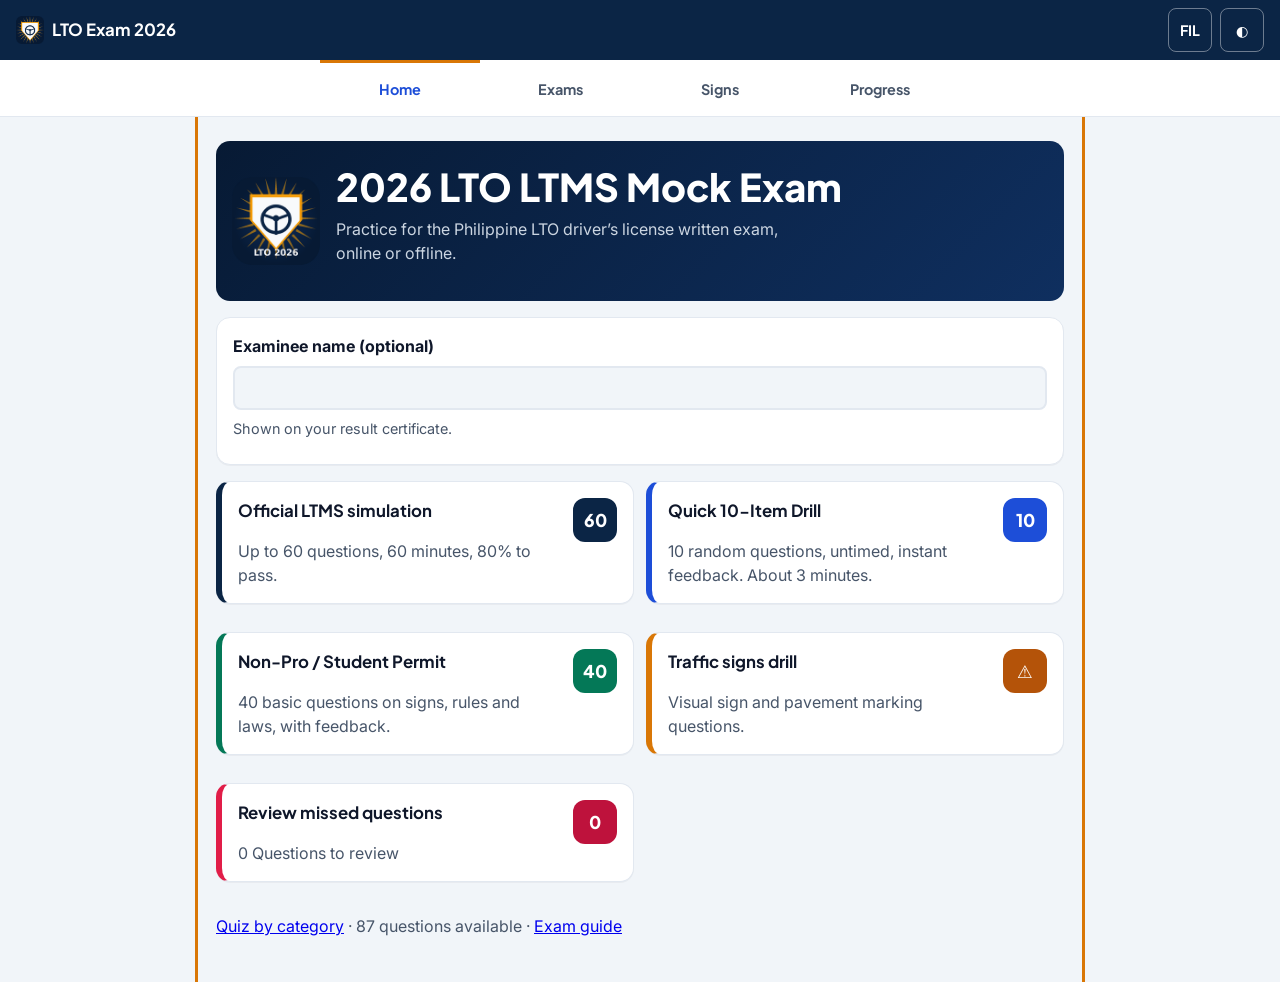
<file: index.html>
<!DOCTYPE html>
<html lang="en">
<head>
<meta charset="utf-8">
<meta name="viewport" content="width=device-width, initial-scale=1, viewport-fit=cover">
<title>2026 LTO LTMS Mock Exam Philippines</title>
<meta name="description" content="Free offline-ready practice for the 2026 Philippines LTO LTMS driver's license written exam, in English and Filipino.">
<link rel="canonical" href="https://esp046-cyber.github.io/ltomockexam/">
<meta name="theme-color" content="#0B2545">
<link rel="manifest" href="./manifest.webmanifest">
<link rel="icon" href="./favicon.ico" sizes="any">
<link rel="icon" type="image/svg+xml" href="./favicon.svg">
<link rel="icon" type="image/png" sizes="32x32" href="./icons/favicon-32x32.png">
<link rel="icon" type="image/png" sizes="16x16" href="./icons/favicon-16x16.png">
<link rel="apple-touch-icon" href="./apple-touch-icon.png">
<meta name="apple-mobile-web-app-capable" content="yes">
<meta name="mobile-web-app-capable" content="yes">
<meta name="apple-mobile-web-app-status-bar-style" content="black-translucent">
<meta name="apple-mobile-web-app-title" content="LTO Exam 2026">
<meta property="og:type" content="website">
<meta property="og:url" content="https://esp046-cyber.github.io/ltomockexam/">
<meta property="og:title" content="2026 LTO LTMS Mock Exam Philippines">
<meta property="og:description" content="Practice the Philippine LTO written exam offline. English and Filipino.">
<meta property="og:image" content="https://esp046-cyber.github.io/ltomockexam/og-image.png">
<meta name="twitter:card" content="summary_large_image">
<meta name="twitter:title" content="2026 LTO LTMS Mock Exam Philippines">
<meta name="twitter:description" content="Practice the Philippine LTO written exam offline. English and Filipino.">
<meta name="twitter:image" content="https://esp046-cyber.github.io/ltomockexam/og-image.png">
<script>try{var t=JSON.parse(localStorage.getItem('lto_theme'));if(t)document.documentElement.dataset.theme=t}catch(e){}</script>
<link rel="preconnect" href="https://fonts.googleapis.com"><link rel="preconnect" href="https://fonts.gstatic.com" crossorigin>
<link rel="stylesheet" href="https://fonts.googleapis.com/css2?family=Inter:wght@400;500;600&family=Plus+Jakarta+Sans:wght@600;700;800&display=swap">
<link rel="stylesheet" href="./css/styles.css">
</head>
<body>
<header class="bar">
<a class="brand" href="#home"><img src="./icons/icon-96.png" alt="" width="28" height="28"><span>LTO Exam 2026</span></a>
<button class="ib" id="lang" type="button">FIL</button>
<button class="ib" id="theme" type="button" aria-label="Toggle light or dark theme">◐</button>
</header>
<nav class="tabs" aria-label="Main">
<a href="#home" data-k="home">Home</a><a href="#exam" data-k="exams">Exams</a><a href="#signs" data-k="signs">Signs</a><a href="#progress" data-k="progress">Progress</a>
</nav>
<main id="app" tabindex="-1"><div class="sk" style="width:60%"></div><div class="sk"></div><div class="sk" style="width:80%"></div></main>
<div id="live" class="sr" aria-live="polite" role="status"></div>
<noscript><p style="padding:16px">This app needs JavaScript.</p></noscript>
<script src="./js/questions.js"></script>
<script src="./js/app.js"></script>
</body>
</html>
</file>
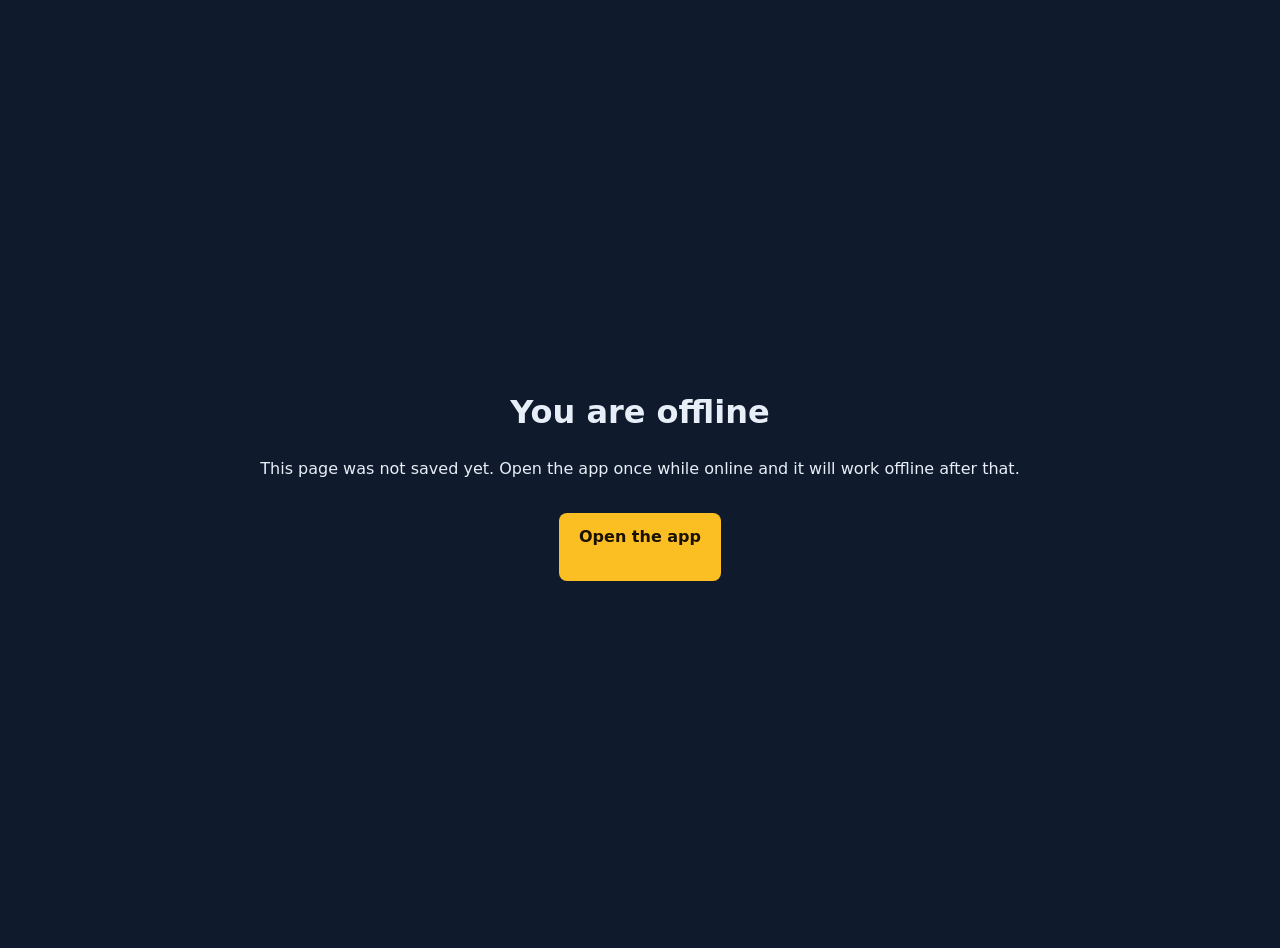
<file: offline.html>
<!DOCTYPE html><html lang="en"><head><meta charset="utf-8"><meta name="viewport" content="width=device-width, initial-scale=1"><title>Offline · LTO Exam 2026</title><style>body{margin:0;min-height:100vh;display:grid;place-items:center;background:#0F1B2D;color:#E8EEF7;font:1rem/1.5 system-ui,sans-serif;padding:24px;text-align:center}a{display:inline-block;margin-top:16px;padding:12px 20px;min-height:44px;border-radius:8px;background:#FBBF24;color:#1A1100;font-weight:700;text-decoration:none}</style></head><body><main><h1>You are offline</h1><p>This page was not saved yet. Open the app once while online and it will work offline after that.</p><a href="./index.html">Open the app</a></main></body></html>
</file>
<file: css/styles.css>
:root{--navy:#0B2545;--blue:#1D4ED8;--amber:#D97706;--ok:#047857;--bad:#DC2626;--bg:#F8FAFC;--surface:#fff;--text:#0F172A;--muted:#475569;--line:#CBD5E1;--soft:#E2E8F0;--r1:8px;--r2:14px;--sh:0 1px 2px rgba(15,23,42,.08),0 4px 12px rgba(15,23,42,.06);--space-1:4px;--space-2:8px;--space-3:12px;--space-4:16px;--space-5:24px;--space-6:32px;--space-7:48px;--space-8:64px;--font:system-ui,-apple-system,"Segoe UI",Roboto,"Helvetica Neue",Arial,sans-serif}
:root[data-theme=dark]{--bg:#0F1B2D;--surface:#162338;--text:#E8EEF7;--muted:#A9B8CC;--line:#2E4262;--soft:#1F3150;--blue:#7AA2FF;--ok:#34D399;--bad:#F87171;--amber:#FBBF24;--sh:0 1px 2px rgba(0,0,0,.3),0 4px 12px rgba(0,0,0,.25)}
*{box-sizing:border-box}html{-webkit-text-size-adjust:100%}
body{margin:0;min-height:100vh;display:flex;flex-direction:column;background:var(--bg);color:var(--text);font:400 1rem/1.5 var(--font);overflow-x:hidden;padding-bottom:calc(64px + env(safe-area-inset-bottom))}
h1{font-size:clamp(1.6rem,5vw,2.4rem);line-height:1.15;margin:0 0 var(--space-3)}h2{font-size:clamp(1.2rem,3.5vw,1.5rem);margin:0 0 var(--space-3)}h3{font-size:1.05rem;margin:0 0 var(--space-2)}p{margin:0 0 var(--space-3)}
.tnum{font-variant-numeric:tabular-nums}
header.bar{position:sticky;top:0;z-index:20;background:var(--navy);color:#fff;display:flex;align-items:center;gap:var(--space-2);padding:calc(var(--space-2) + env(safe-area-inset-top)) var(--space-4) var(--space-2)}
header.bar .brand{flex:1;font-weight:700;font-size:1.05rem;display:flex;align-items:center;gap:var(--space-2);color:#fff;text-decoration:none}
header.bar img{width:28px;height:28px}
.ib{min-width:44px;min-height:44px;border:1px solid rgba(255,255,255,.4);background:transparent;color:#fff;border-radius:var(--r1);font:600 .9rem var(--font);cursor:pointer}
.ib:hover{background:rgba(255,255,255,.14)}
nav.tabs{position:fixed;bottom:0;left:0;right:0;z-index:20;display:flex;background:var(--surface);border-top:1px solid var(--line);padding-bottom:env(safe-area-inset-bottom)}
nav.tabs a{flex:1;min-height:56px;display:flex;align-items:center;justify-content:center;color:var(--muted);text-decoration:none;font-weight:600;font-size:.9rem;border-top:3px solid transparent}
nav.tabs a[aria-current=page]{color:var(--blue);border-top-color:var(--amber)}
nav.tabs a:hover{background:var(--soft)}
main{flex:1;width:100%;max-width:880px;margin:0 auto;padding:var(--space-4) calc(var(--space-4) + env(safe-area-inset-right)) var(--space-6) calc(var(--space-4) + env(safe-area-inset-left))}
.card{background:var(--surface);border:1px solid var(--line);border-radius:var(--r2);box-shadow:var(--sh);padding:var(--space-4);margin-bottom:var(--space-4)}
.grid{display:grid;gap:var(--space-3);grid-template-columns:1fr}
.btn{display:inline-flex;align-items:center;justify-content:center;min-height:44px;min-width:44px;padding:var(--space-2) var(--space-4);border-radius:var(--r1);border:1px solid var(--blue);background:var(--blue);color:#fff;font:600 1rem var(--font);cursor:pointer;text-decoration:none;transition:background .15s,transform .05s}
:root[data-theme=dark] .btn{color:#0B1220}
.btn:hover{filter:brightness(1.1)}.btn:active{transform:scale(.98)}
.btn.sec{background:transparent;color:var(--blue)}.btn.warn{background:var(--amber);border-color:var(--amber);color:#1A1100}.btn.ok{background:var(--ok);border-color:var(--ok);color:#fff}
:root[data-theme=dark] .btn.ok{color:#04130D}
.btn:disabled{opacity:.5;cursor:not-allowed}
.mode{display:flex;flex-direction:column;gap:var(--space-2);text-align:left}.mode p{color:var(--muted);margin:0}
:focus-visible{outline:3px solid var(--amber);outline-offset:2px}
.opt{display:flex;gap:var(--space-3);align-items:flex-start;width:100%;min-height:48px;text-align:left;margin-bottom:var(--space-2);padding:var(--space-3);background:var(--surface);color:var(--text);border:2px solid var(--line);border-radius:var(--r1);font:1rem/1.4 var(--font);cursor:pointer}
.opt:hover{border-color:var(--blue)}.opt b{min-width:1.5em}
.opt.sel{border-color:var(--blue);background:var(--soft)}.opt.right{border-color:var(--ok);background:color-mix(in srgb,var(--ok) 14%,var(--surface))}.opt.wrong{border-color:var(--bad);background:color-mix(in srgb,var(--bad) 14%,var(--surface))}
.sign{width:min(180px,50vw);margin:0 auto var(--space-3);display:block}.sign svg{width:100%;height:auto;display:block}
.top{display:flex;justify-content:space-between;align-items:center;gap:var(--space-3);margin-bottom:var(--space-3);flex-wrap:wrap}
#timer{font-weight:700;font-size:1.25rem;padding:var(--space-1) var(--space-3);border-radius:var(--r1);background:var(--soft)}#timer.low{background:var(--bad);color:#fff}
.nav{display:grid;grid-template-columns:repeat(auto-fill,minmax(44px,1fr));gap:var(--space-2)}
.nav button{min-height:44px;border-radius:var(--r1);border:2px solid var(--line);background:var(--surface);color:var(--text);font:600 .95rem var(--font);cursor:pointer}
.nav .ans{background:var(--blue);border-color:var(--blue);color:#fff}:root[data-theme=dark] .nav .ans{color:#0B1220}
.nav .flg{border-color:var(--amber);box-shadow:inset 0 -4px 0 var(--amber)}.nav .cur{outline:3px solid var(--amber)}
.legend{display:flex;gap:var(--space-4);flex-wrap:wrap;color:var(--muted);font-size:.9rem;margin-top:var(--space-2)}
.row{display:flex;gap:var(--space-2);flex-wrap:wrap;margin-top:var(--space-3)}
.fb{padding:var(--space-3);border-radius:var(--r1);background:var(--soft);margin-top:var(--space-3)}
.bar-track{height:12px;background:var(--soft);border-radius:99px;overflow:hidden}.bar-fill{height:100%;background:var(--blue)}
.stat{display:grid;grid-template-columns:repeat(3,1fr);gap:var(--space-3);text-align:center}.stat b{display:block;font-size:1.6rem}.stat span{color:var(--muted);font-size:.9rem}
.pass{color:var(--ok)}.fail{color:var(--bad)}
.cert{border:3px double var(--navy);text-align:center}.cert .big{font-size:3rem;font-weight:800}
.empty{text-align:center;color:var(--muted);padding:var(--space-6) var(--space-4)}
.sk{height:16px;border-radius:8px;background:linear-gradient(90deg,var(--soft),var(--line),var(--soft));background-size:200% 100%;animation:sk 1.2s infinite;margin-bottom:var(--space-2)}@keyframes sk{to{background-position:-200% 0}}
.signs-grid{display:grid;grid-template-columns:repeat(auto-fill,minmax(130px,1fr));gap:var(--space-3)}.signs-grid .card{text-align:center;margin:0;padding:var(--space-3)}.signs-grid svg{width:90px;height:auto}
.toast,.banner{position:fixed;left:var(--space-3);right:var(--space-3);bottom:calc(72px + env(safe-area-inset-bottom));z-index:40;max-width:560px;margin:0 auto;background:var(--navy);color:#fff;border-radius:var(--r2);padding:var(--space-3) var(--space-4);box-shadow:var(--sh);display:flex;gap:var(--space-3);align-items:center;justify-content:space-between}
.toast button,.banner button{min-height:44px;padding:0 var(--space-3);border-radius:var(--r1);border:1px solid #fff;background:transparent;color:#fff;font:600 .95rem var(--font);cursor:pointer}
.modal{position:fixed;inset:0;z-index:50;background:rgba(2,6,23,.6);display:flex;align-items:center;justify-content:center;padding:var(--space-4)}.modal .card{max-width:420px}
.sr{position:absolute;width:1px;height:1px;overflow:hidden;clip:rect(0 0 0 0)}
@media(min-width:375px){.nav{grid-template-columns:repeat(auto-fill,minmax(48px,1fr))}}
@media(min-width:768px){body{padding-bottom:0}nav.tabs{position:static;justify-content:center;border-top:0;border-bottom:1px solid var(--line)}nav.tabs a{max-width:160px}.grid.two{grid-template-columns:1fr 1fr}.toast,.banner{bottom:var(--space-4)}}
@media(min-width:1024px){main{padding-top:var(--space-5)}}
@media(prefers-reduced-motion:reduce){*{animation:none!important;transition:none!important}}
@media print{header.bar,nav.tabs,.row,.toast,.banner,.noprint{display:none!important}body{background:#fff;color:#000;padding:0}.card{box-shadow:none;border-color:#000}}

/* v2 */
:root{--bg:#F1F5F9;--surface:#fff;--line:#E2E8F0;--soft:#EAF0F7;--gold:#D97706;--tint:#EFF6FF;--sh:0 1px 0 rgba(15,23,42,.04);--fh:"Plus Jakarta Sans",var(--font);--fb:Inter,var(--font)}
:root[data-theme=dark]{--bg:#081222;--surface:#0F1E36;--line:#1E3252;--soft:#16294A;--gold:#FBBF24;--tint:#14305E;--sh:none}
body{font-family:var(--fb)}h1,h2,h3,.btn,.ib,nav.tabs a,header.bar .brand,summary{font-family:var(--fh);font-weight:700}h1{font-weight:800}
.qstem{font-family:var(--fb);font-weight:600;max-width:65ch;line-height:1.6;font-size:clamp(1.05rem,2.6vw,1.25rem)}.rat,.fb p{max-width:65ch;line-height:1.6;font-family:var(--fb)}.opt{font-family:var(--fb);font-weight:500;line-height:1.5;transition:background .15s,border-color .15s}
.opt b{display:inline-grid;place-items:center;min-width:28px;height:28px;border-radius:50%;background:var(--soft);font-family:var(--fh);font-size:.85rem}
.opt:hover,.opt.sel{border-color:var(--blue);background:var(--tint)}.opt.sel b{background:var(--blue);color:#fff}
.opt.right{border-color:var(--ok);background:color-mix(in srgb,var(--ok) 12%,var(--surface))}.opt.right b{background:var(--ok);color:#fff;font-size:0}.opt.right b::before{content:"\2713";font-size:1rem}
.opt.wrong{border-color:#E11D48;background:color-mix(in srgb,#E11D48 10%,var(--surface))}.opt.wrong b{background:#E11D48;color:#fff;font-size:0}.opt.wrong b::before{content:"\2715";font-size:.95rem}
.bar-fill{background:var(--gold)}.nav .flg{border-color:var(--gold);box-shadow:inset 0 -4px 0 var(--gold)}.nav .cur{outline-color:var(--gold)}
.topprog{position:fixed;top:0;left:0;right:0;height:4px;z-index:60;background:transparent}.topprog i{display:block;height:100%;background:var(--gold);transition:width .3s}
.exam-grid{display:grid;gap:var(--space-4)}.qcard,.side{margin:0}.cat{color:var(--muted);font-size:.9rem;margin-bottom:var(--space-2)}.small{color:var(--muted);font-size:.9rem;margin:var(--space-2) 0}.btn.wide{width:100%;margin-bottom:var(--space-3)}
.drawer summary{min-height:44px;display:flex;align-items:center;cursor:pointer;font-size:.9rem}.drawer .nav{margin-top:var(--space-2)}
.slide{animation:sl .22s ease-out}@keyframes sl{from{opacity:0;transform:translateX(16px)}to{opacity:1;transform:none}}
.cb{width:100%;max-width:420px;margin:var(--space-3) auto;border-collapse:collapse;text-align:left}.cb td{padding:6px 8px;border-bottom:1px solid var(--line)}.cb td:not(:first-child){text-align:right}
main.wide{max-width:1180px}
@media(min-width:1024px){.exam-grid{grid-template-columns:minmax(0,68fr) minmax(0,32fr);align-items:start}.side{position:sticky;top:76px}.drawer summary{pointer-events:none;list-style:none}.drawer summary::-webkit-details-marker{display:none}}
@media print{.topprog,.side{display:none!important}.cert{break-inside:avoid}}

/* v3 */
.hero{display:flex;gap:var(--space-4);align-items:center;background:linear-gradient(135deg,#071A34,#0F2F5F);color:#fff;border-radius:var(--r2);padding:var(--space-5) var(--space-4);margin-bottom:var(--space-4)}.hero h1{color:#fff;margin-bottom:var(--space-2)}.hero p{color:#CBD5E1;max-width:48ch}.hero img{border-radius:20px;flex:none}
.pill{display:inline-flex;align-items:center;min-height:44px;padding:0 var(--space-4);border-radius:99px;background:#FBBF24;color:#1A1100;font:700 .95rem var(--fh);text-decoration:none}
.mode{position:relative;color:var(--text);text-decoration:none;border-left:6px solid var(--blue);padding-right:72px}.mode .badge{position:absolute;right:var(--space-4);top:var(--space-4);min-width:44px;height:44px;border-radius:12px;display:grid;place-items:center;font:800 1.1rem var(--fh);color:#fff;background:var(--blue)}
.m-navy{border-left-color:#0B2545}.m-navy .badge{background:#0B2545}.m-green{border-left-color:#047857}.m-green .badge{background:#047857}.m-amber{border-left-color:#D97706}.m-amber .badge{background:#B45309}.m-rose{border-left-color:#E11D48}.m-rose .badge{background:#BE123C}
:root[data-theme=dark] .m-navy .badge{background:#1D4ED8}
.chips{display:flex;gap:var(--space-2);flex-wrap:wrap;margin-bottom:var(--space-4)}.chip{min-height:44px;padding:0 var(--space-4);border-radius:99px;border:1px solid var(--line);background:var(--surface);color:var(--text);font:600 .9rem var(--fh);cursor:pointer}.chip[aria-pressed=true]{background:var(--blue);border-color:var(--blue);color:#fff}:root[data-theme=dark] .chip[aria-pressed=true]{color:#0B1220}
.signs-grid{grid-template-columns:repeat(auto-fill,minmax(160px,1fr))}.signs-grid .card{text-align:left}.signs-grid h3{font-size:.95rem;margin:var(--space-2) 0 var(--space-1)}.signs-grid p{font-size:.85rem;color:var(--muted);margin:0}.sg{display:grid;place-items:center;height:96px}.sg svg{width:auto;max-width:100%;height:90px}
.keys{display:none;color:var(--muted);font-size:.85rem;margin:0 0 var(--space-3)}kbd{display:inline-block;min-width:26px;padding:1px 6px;margin:0 2px;border:1px solid var(--line);border-bottom-width:3px;border-radius:6px;background:var(--surface);font:600 .8rem var(--fh);text-align:center}
@media(min-width:1024px) and (hover:hover){.keys{display:block}}
.cert strong.pass,.cert strong.fail{display:inline-block;border:3px solid currentColor;border-radius:6px;padding:2px 14px;transform:rotate(-4deg)}
@media print{:root,:root[data-theme=dark]{--bg:#fff;--surface:#fff;--text:#000;--muted:#333;--line:#000;--ok:#065F46;--bad:#B91C1C}html,body{background:#fff!important;color:#000!important}main{max-width:none;padding:0}.hero,.keys,.topprog,.side,header.bar,nav.tabs,.toast,.banner,.modal{display:none!important}.cert{border:3px double #000}.cb td{border-color:#000}}

/* v4 */
.namecard input{width:100%;min-height:44px;margin-top:var(--space-2);padding:0 var(--space-3);border:2px solid var(--line);border-radius:var(--r1);background:var(--bg);color:var(--text);font:1rem var(--fb)}.namecard input:focus-visible{border-color:var(--blue)}
.cname{font:800 1.4rem var(--fh);margin:0 0 var(--space-2)}
.gcard{padding:0;margin-bottom:var(--space-2)}.gcard summary{min-height:48px;display:flex;align-items:center;gap:var(--space-3);padding:0 var(--space-4);cursor:pointer}.gcard p{padding:0 var(--space-4) var(--space-4);margin:0;max-width:65ch}
.bl{display:inline-grid;place-items:center;width:32px;height:32px;border-radius:8px;background:var(--navy);color:#fff;font:800 1rem var(--fh)}:root[data-theme=dark] .bl{background:var(--gold);color:#1A1100}
.btn.bad{color:var(--bad);border-color:var(--bad)}
@media print{.namecard{display:none!important}.cname{font-size:1.6rem}}

/* v5 */
#timer.warn{background:var(--amber);color:#1A1100}#timer.low{background:#B91C1C;color:#fff;animation:urg 1s ease-in-out infinite}@keyframes urg{50%{box-shadow:0 0 0 4px rgba(185,28,28,.35)}}
.m-blue{border-left-color:#1D4ED8}.m-blue .badge{background:#1D4ED8}:root[data-theme=dark] .m-blue .badge{background:#3B63D6}
.rvrow .ua.right{color:var(--ok);font-weight:600}.rvrow .ua.wrong{color:var(--bad);font-weight:600}.rvrow p{margin:0 0 var(--space-2)}.rvrow .ca{color:var(--text)}
.rd{border-left:6px solid var(--line)}.rdbadge{display:inline-block;padding:4px 14px;border-radius:99px;font:800 1rem var(--fh);background:var(--soft)}
.rd1{border-left-color:#E11D48}.rd1 .rdbadge{background:#FFE4E6;color:#9F1239}.rd2{border-left-color:var(--gold)}.rd2 .rdbadge{background:#FEF3C7;color:#92400E}.rd3{border-left-color:var(--ok)}.rd3 .rdbadge{background:#D1FAE5;color:#065F46}
.steps{margin:0;padding:0 var(--space-4) var(--space-4) calc(var(--space-4) + 20px);max-width:65ch}.steps li{margin-bottom:var(--space-2)}
@media print{@page{margin:12mm}html,body{height:auto!important;min-height:0!important;font-size:11pt}body{display:block!important;padding:0!important}main{padding:0!important;max-width:none!important}#rvw,.noprint,.row{display:none!important}.cert{padding:8mm!important;margin:0!important;break-inside:avoid;page-break-inside:avoid;page-break-after:avoid}.cert h2{font-size:16pt;margin:0 0 4mm}.cert .big{font-size:26pt!important}.cert p{margin:0 0 2mm}.cname{font-size:14pt!important}.cb{margin:3mm auto}.cb td{padding:1.5mm 3mm;font-size:10pt}}
</file>
